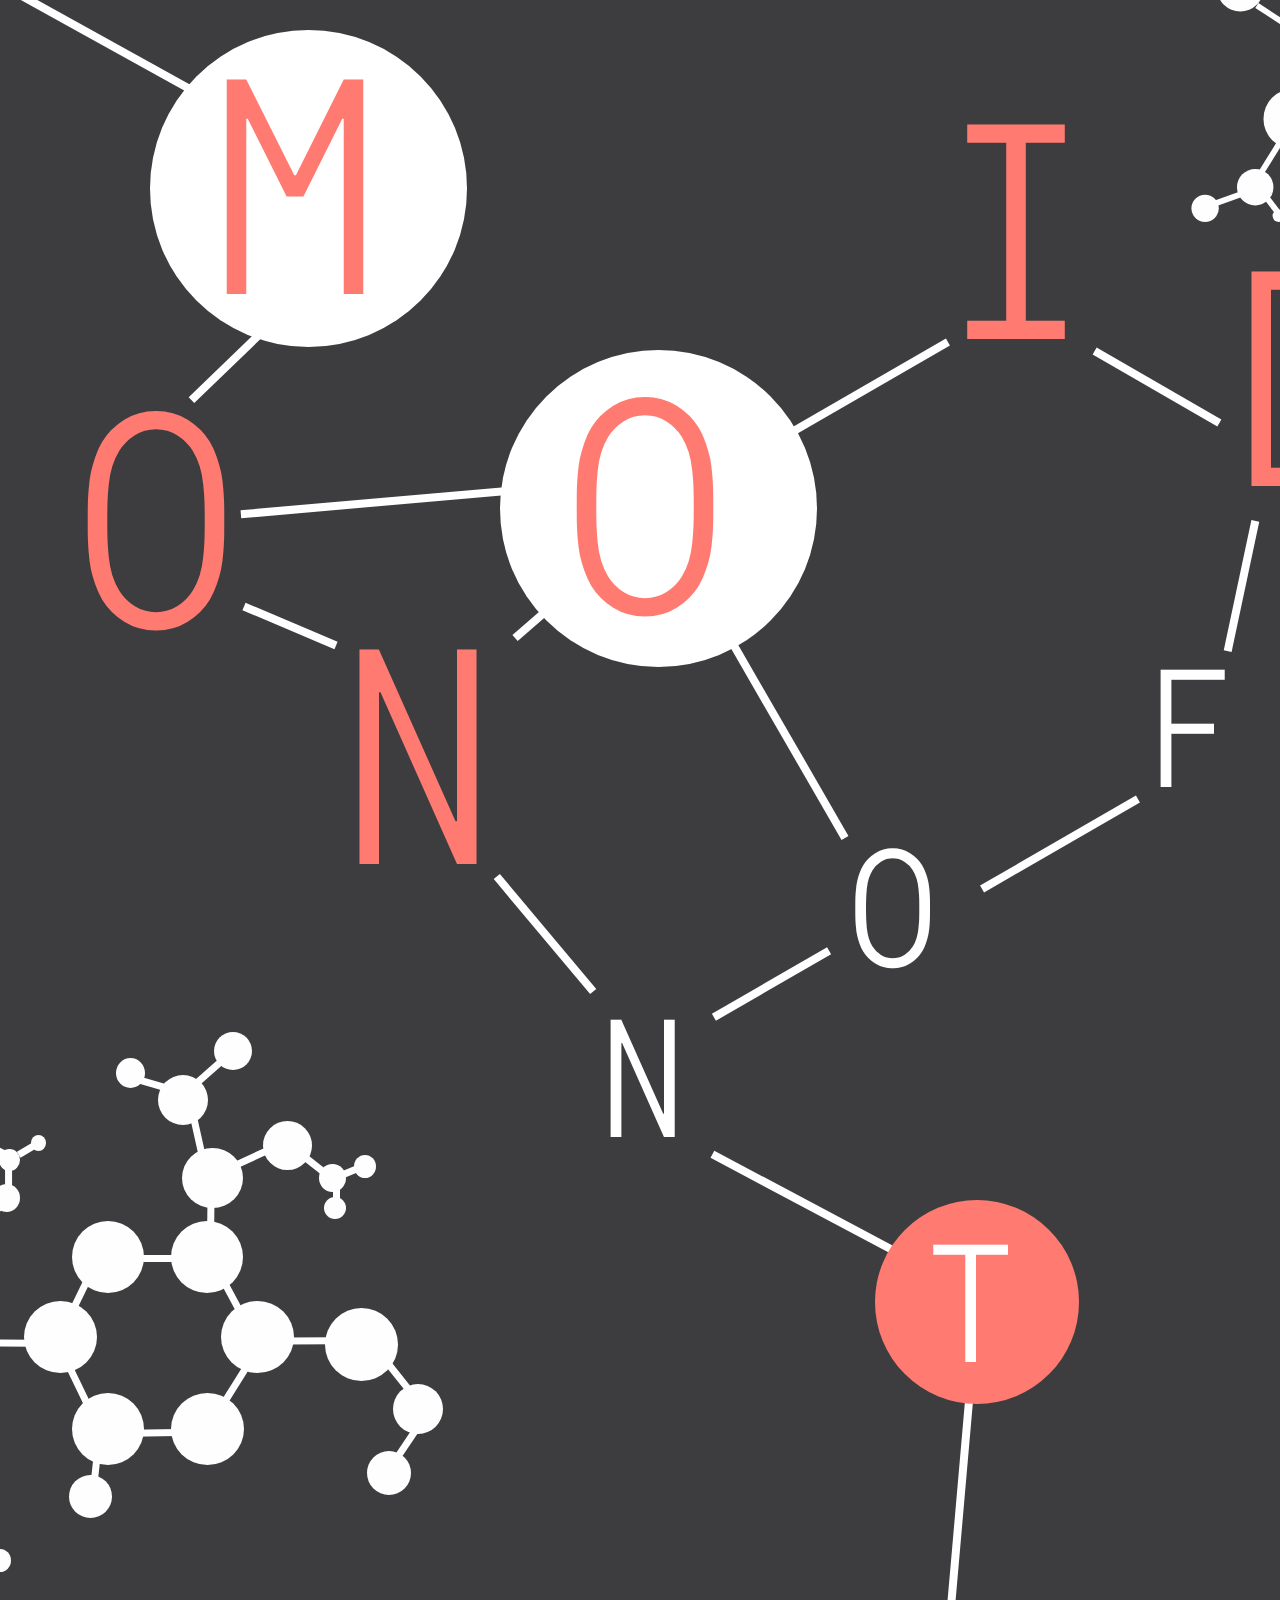
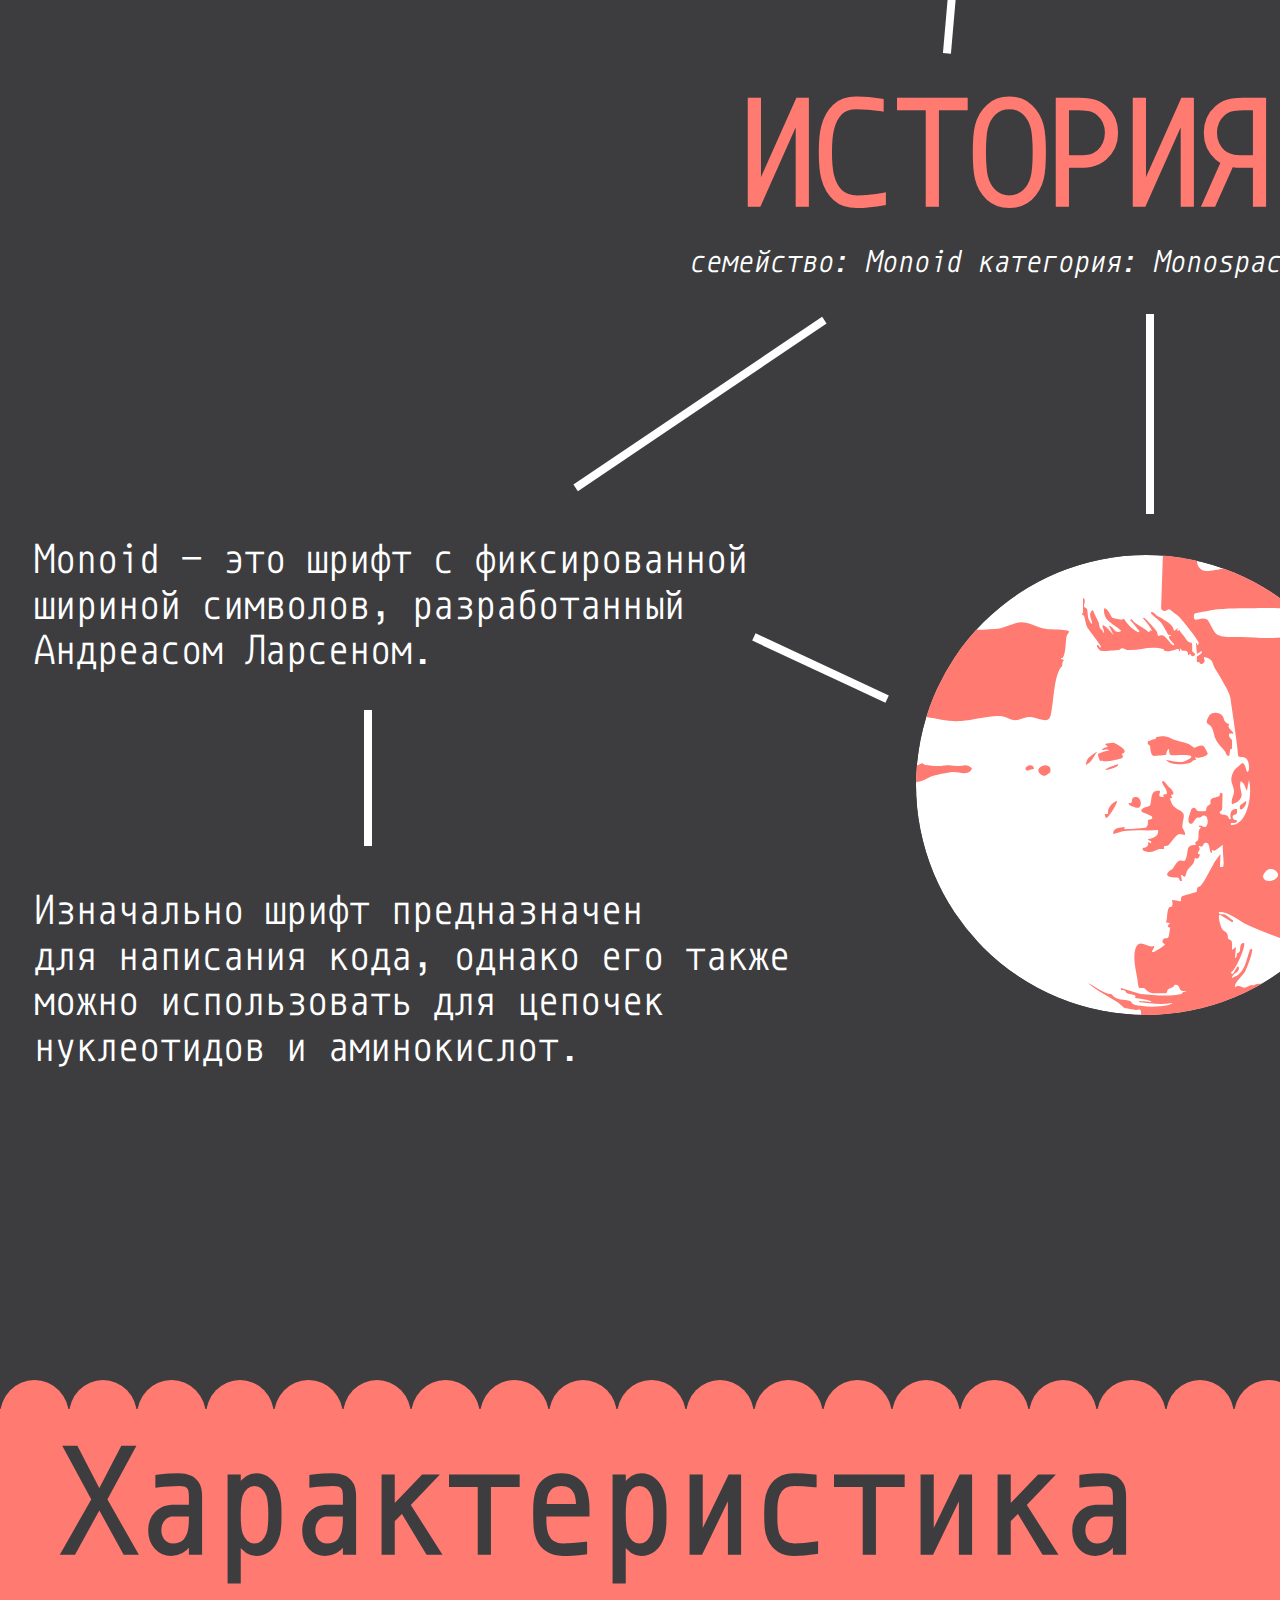
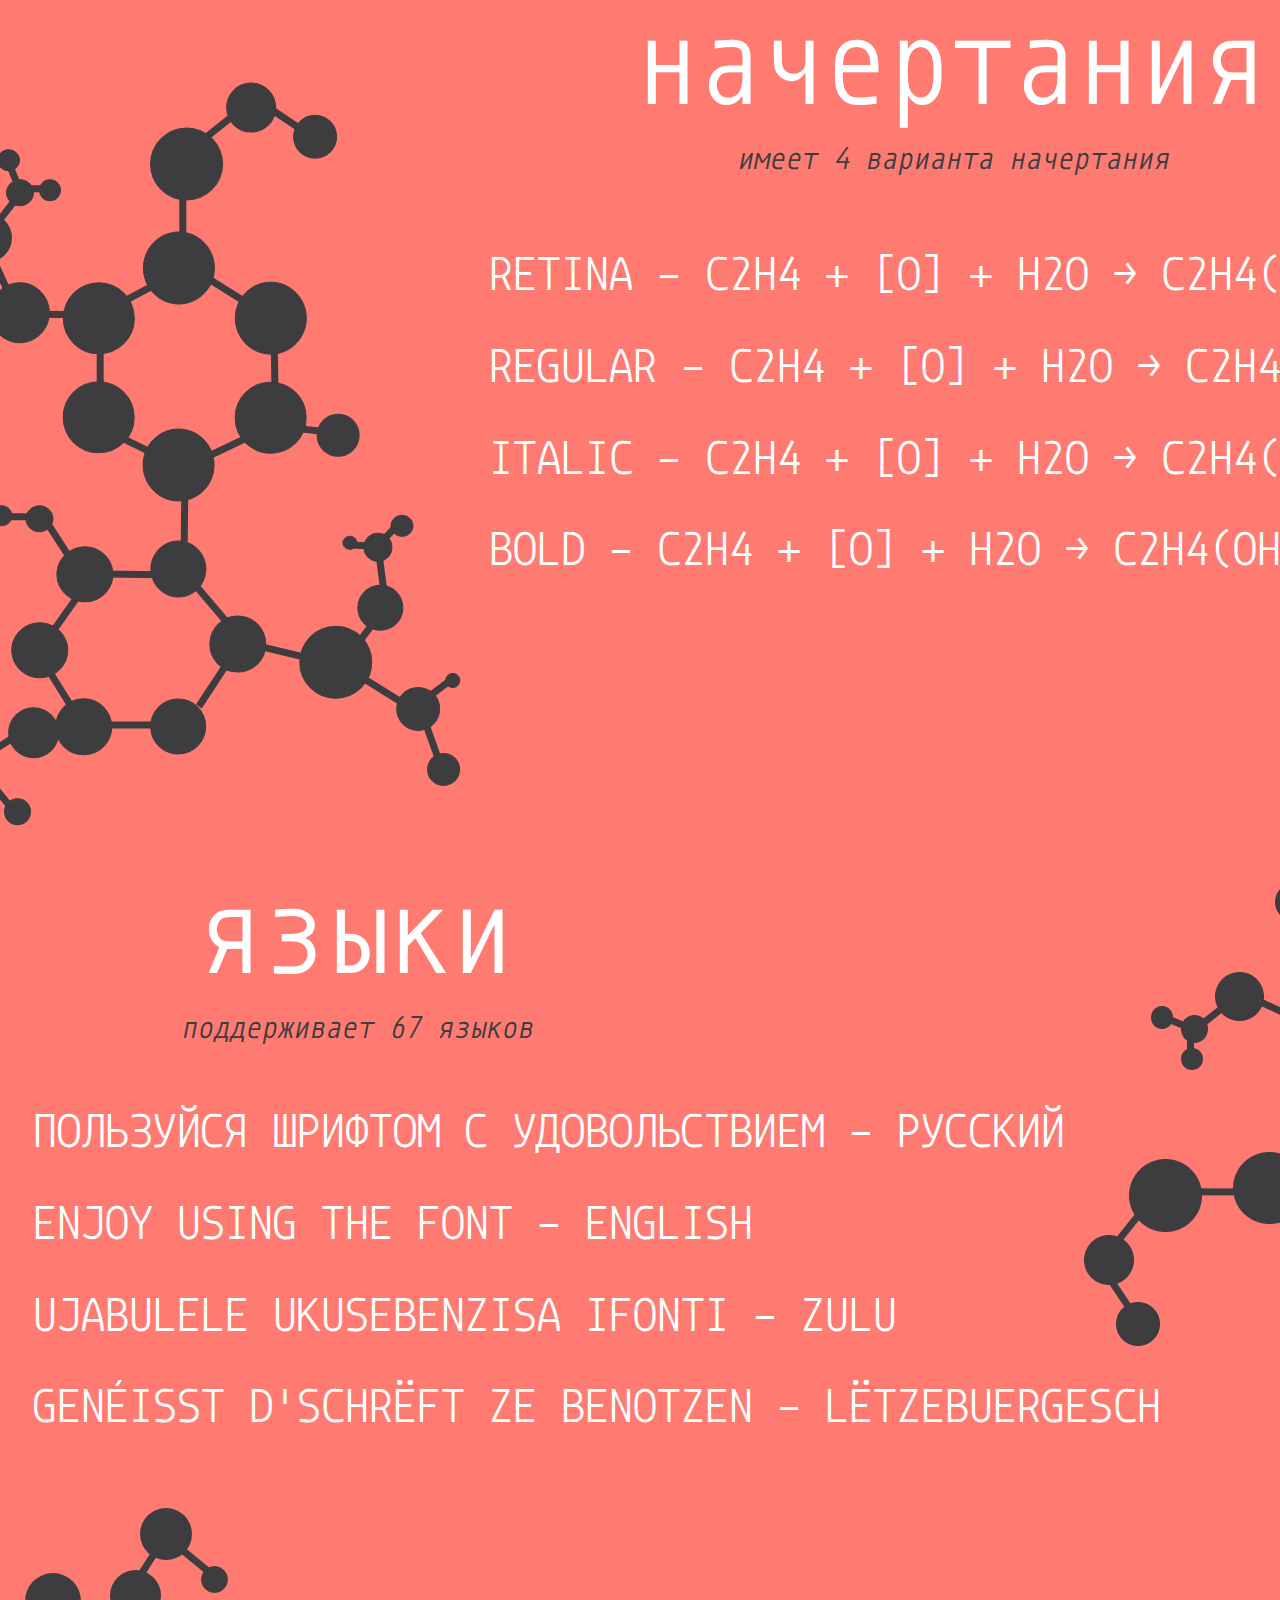
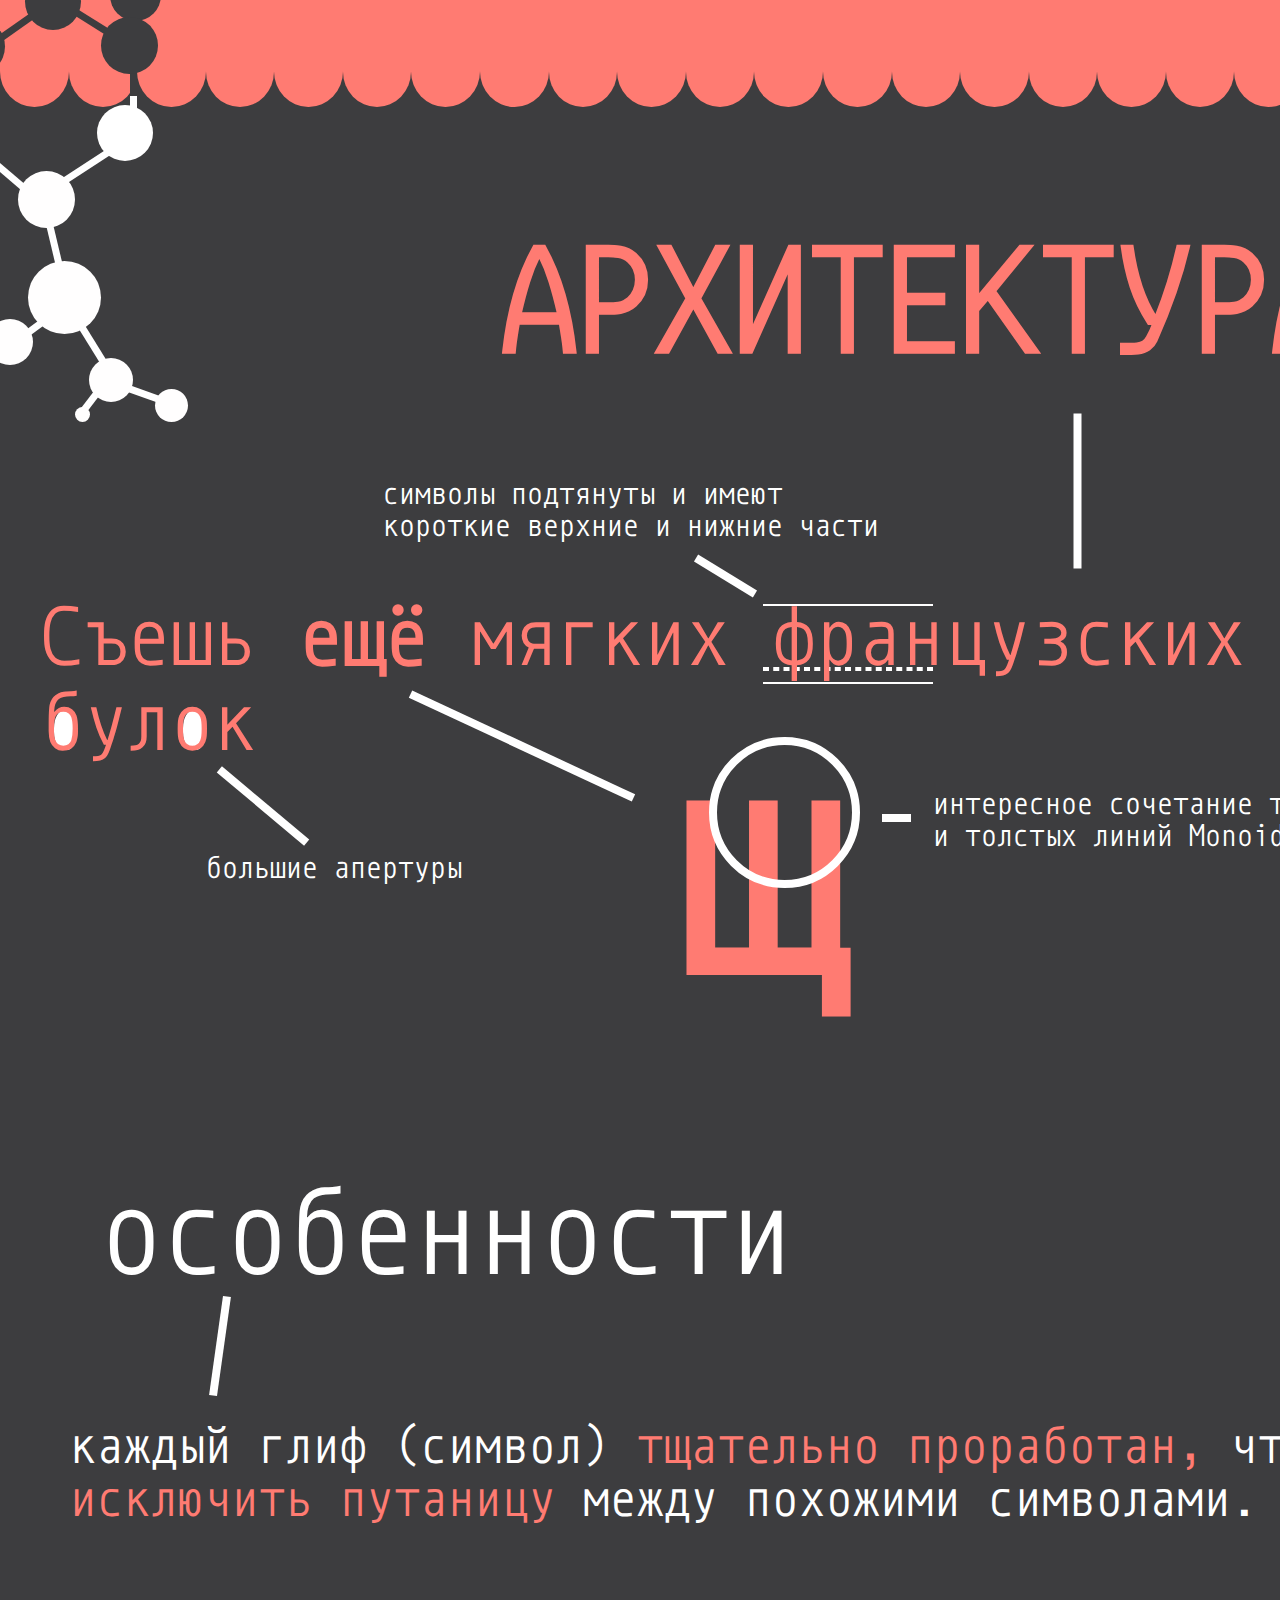
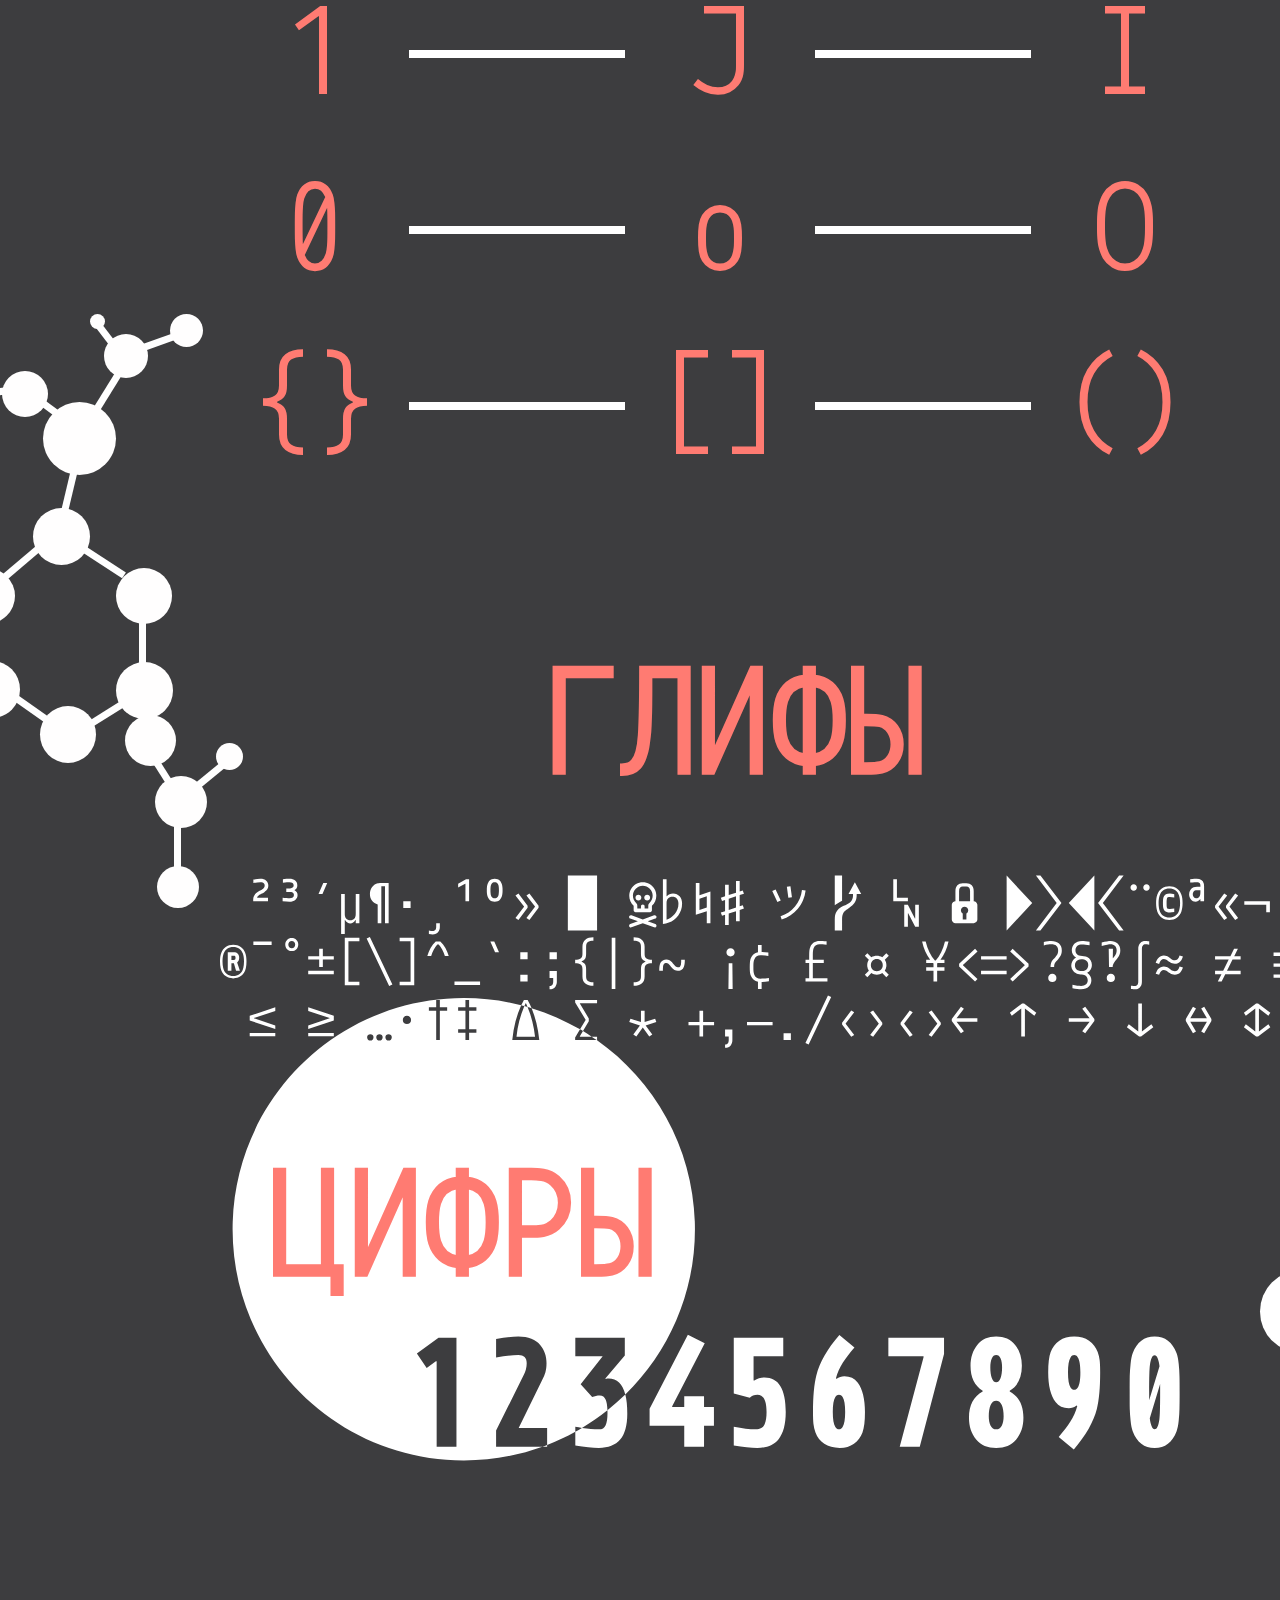
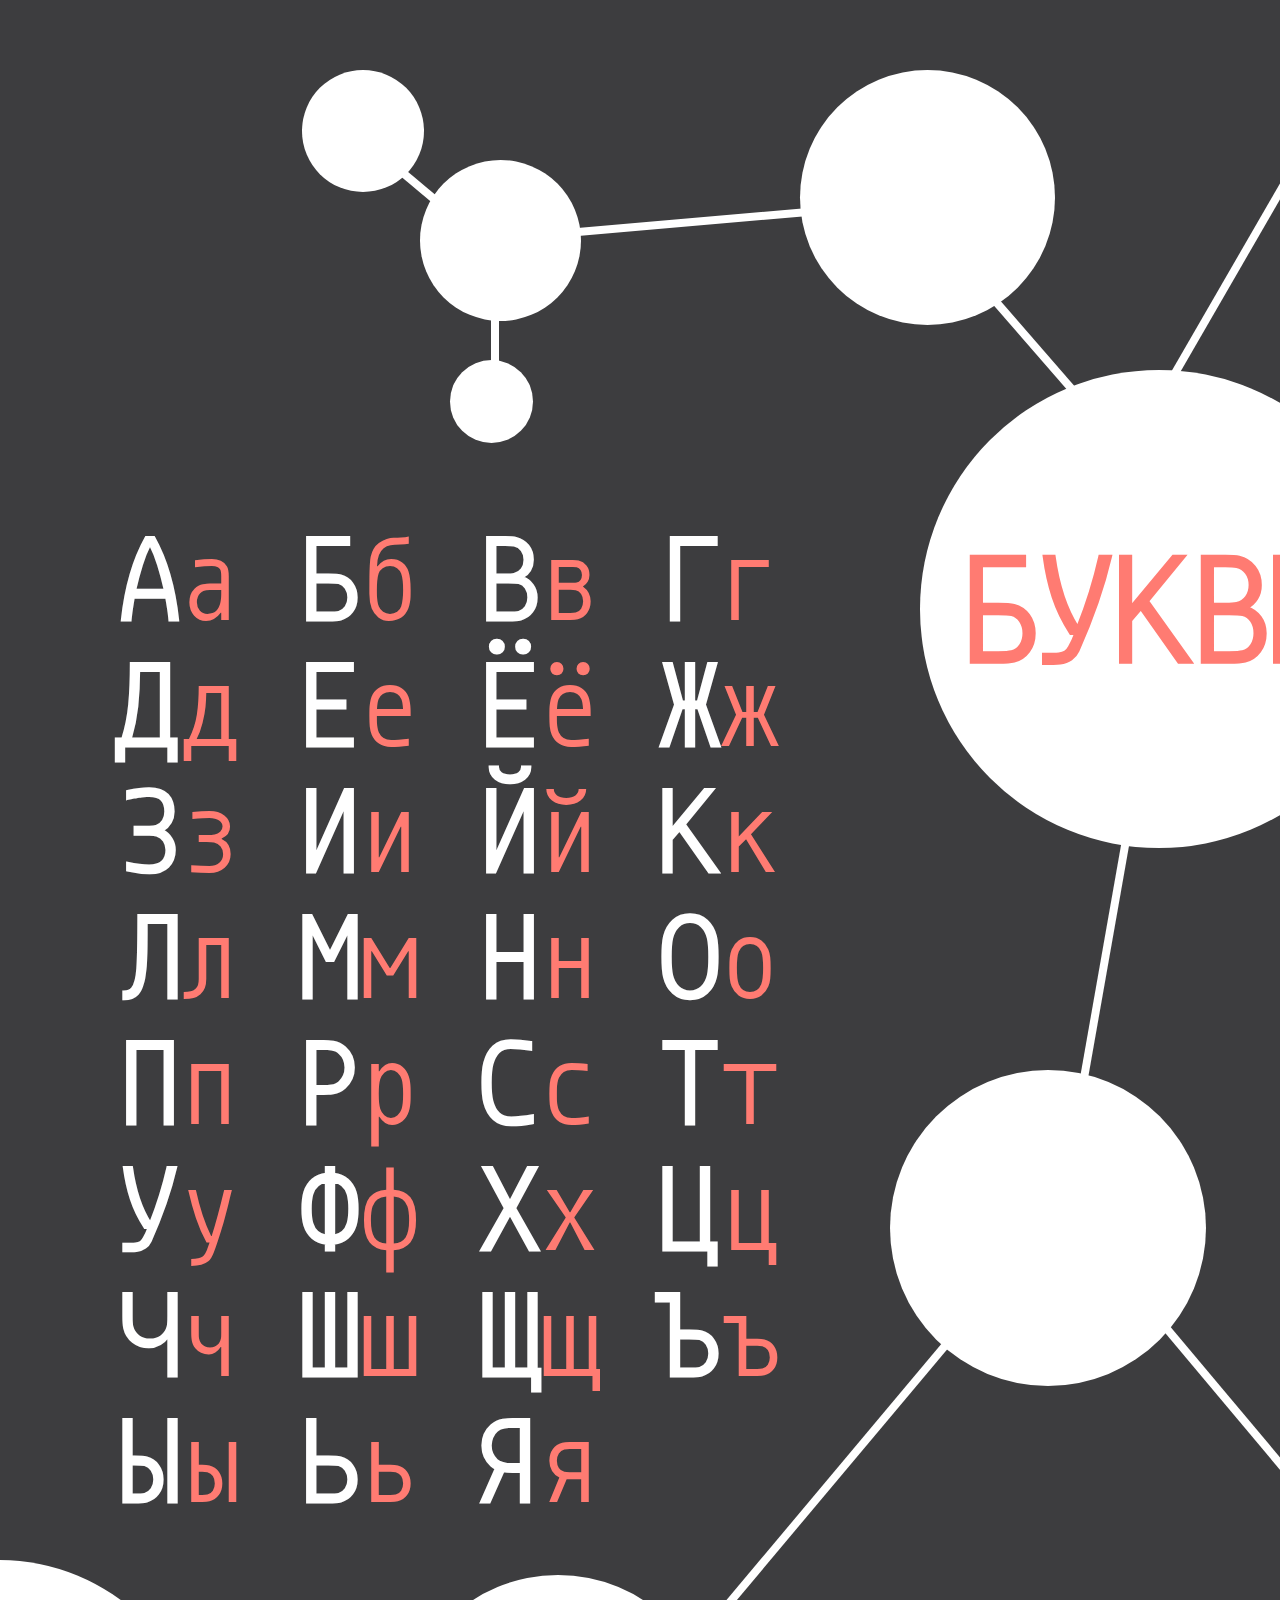
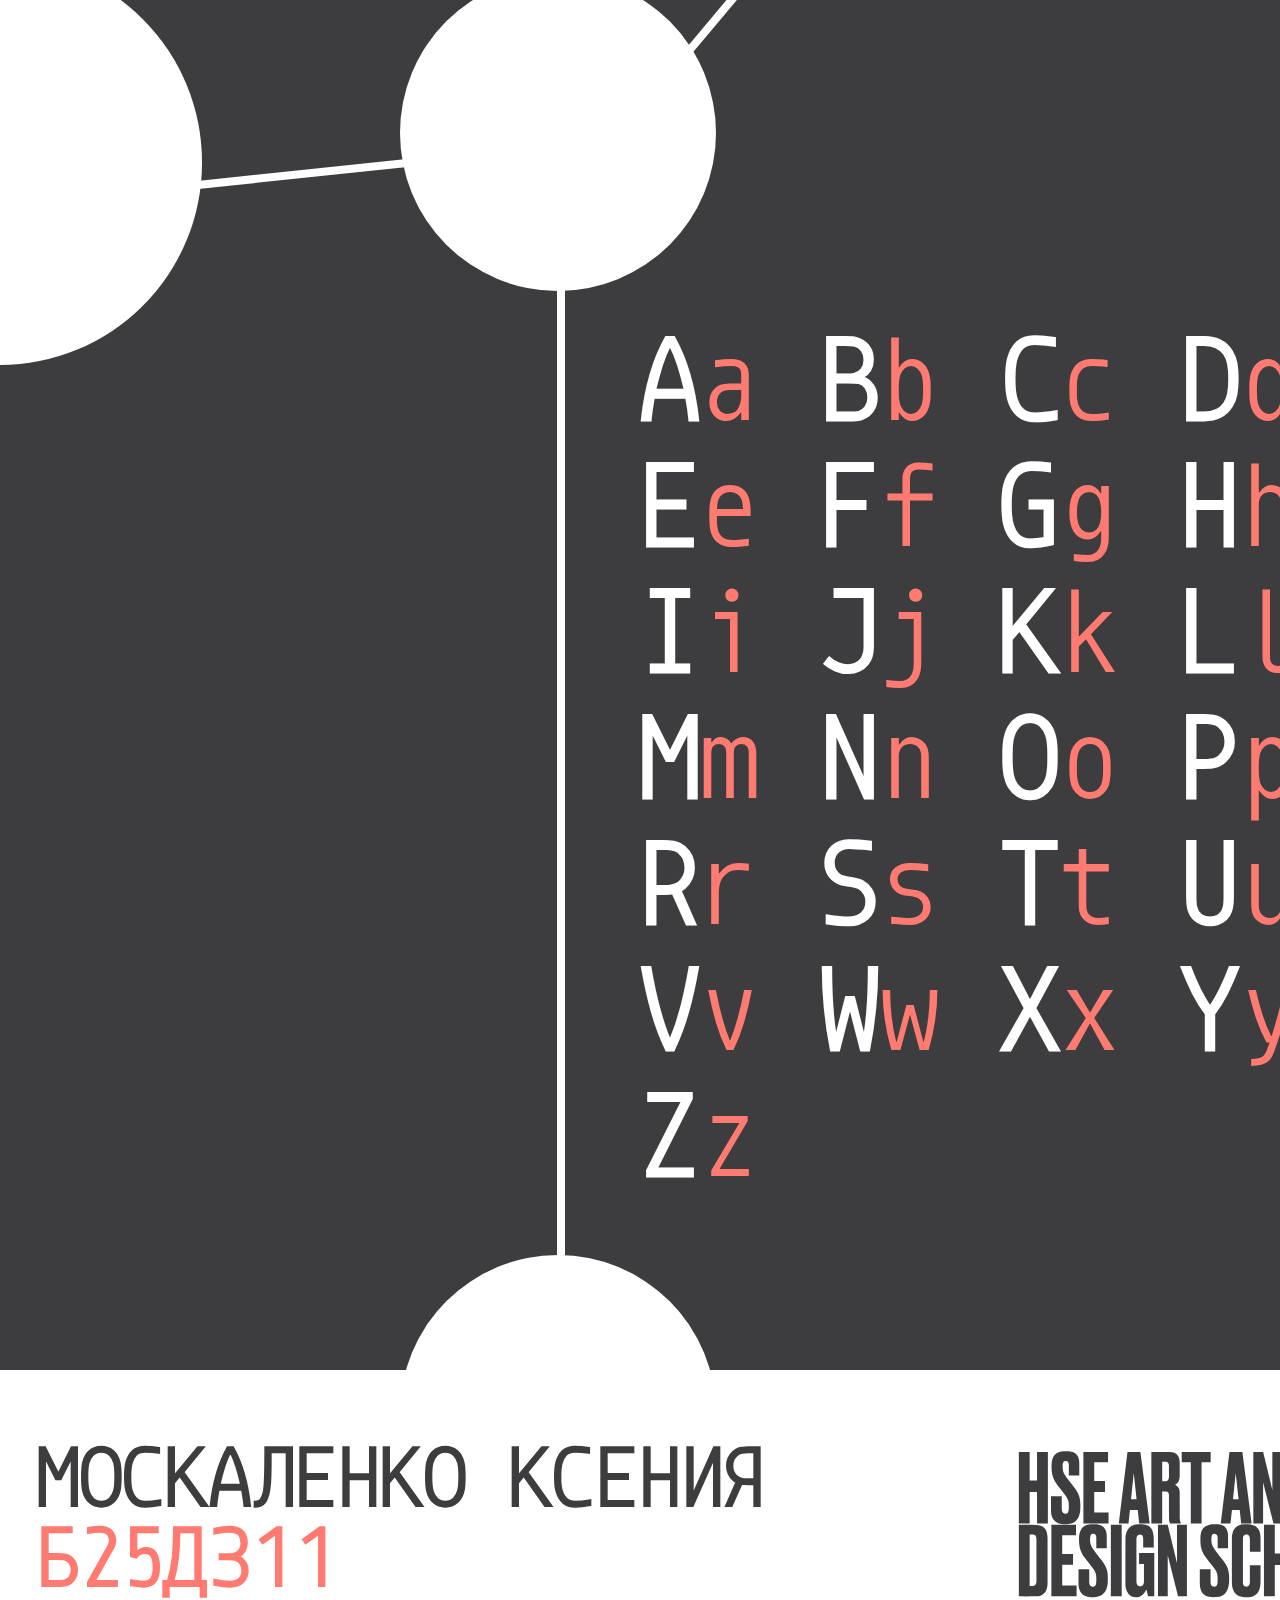
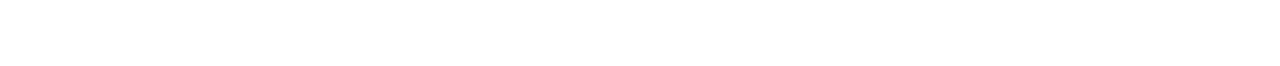
<file: index.html>
<!DOCTYPE html>
<html lang="ru">
  <head>
    <meta charset="UTF-8" />
    <meta name="viewport" content="width=device-width, initial-scale=1.0" />
    <title>Monoid</title>
    <link rel="stylesheet" href="stylesheets/style.css" />
    <link rel="icon" href="images/icona.svg" type="image/x-icon" />
    <link rel="icon" href="images/icona.png" type="image/x-png" />
  </head>
  <body>
    <div class="design">
      <section class="section-1">
        <div class="line lineOne"></div>
        <div class="line lineTwo"></div>
        <div class="line lineThree"></div>
        <div class="line lineFour"></div>
        <div class="line lineFive"></div>
        <div class="line lineSix"></div>
        <div class="line lineSeven"></div>
        <div class="line lineEight"></div>
        <div class="line lineNine"></div>
        <div class="line lineTen"></div>
        <div class="circle circleOne">M</div>
        <div class="circle circleTwo">O</div>
        <p class="oneP">O</p>
        <p class="twoP">N</p>
        <p class="threeP">I</p>
        <p class="fourP">D</p>
        <div><img src="images/elements.svg" class="secondImg" /></div>
      </section>
      <section class="section-2">
        <div class="line lineEleven"></div>
        <div class="line lineTwelve"></div>
        <div class="line lineThirteen"></div>
        <div class="line lineFourteen"></div>
        <div class="circle circleThree">T</div>
        <p class="fiveP">N</p>
        <p class="sixP">O</p>
        <p class="sevenP">F</p>
        <div><img src="images/elements.svg" class="therdImg" /></div>
      </section>
      <section class="section-3">
        <h1><b>ИСТОРИЯ</b></h1>
        <p class="small1"><i> семейство: Monoid категория: Monospaced </i></p>
        <div class="line lineFifteen"></div>
        <div class="line lineSixteen"></div>
        <div class="line lineSeventeen"></div>
        <div class="line lineEighteen"></div>
        <p class="text1">
          <b>Monoid</b> — это шрифт с фиксированной<br />
          шириной символов, разработанный<br />
          Андреасом Ларсеном.
        </p>
        <p class="text2">
          Изначально шрифт предназначен <br />для написания кода, однако его
          также<br />
          можно использовать для цепочек <br />нуклеотидов и аминокислот.
        </p>
        <div><img src="images/photo.svg" class="photo" /></div>
      </section>
      <section class="circles">
        <div class="circle o1"></div>
        <div class="circle o2"></div>
        <div class="circle o3"></div>
        <div class="circle o4"></div>
        <div class="circle o5"></div>
        <div class="circle o6"></div>
        <div class="circle o7"></div>
        <div class="circle o8"></div>
        <div class="circle o9"></div>
        <div class="circle o10"></div>
        <div class="circle o11"></div>
        <div class="circle o12"></div>
        <div class="circle o13"></div>
        <div class="circle o14"></div>
        <div class="circle o15"></div>
        <div class="circle o16"></div>
        <div class="circle o17"></div>
        <div class="circle o18"></div>
        <div class="circle o19"></div>
        <div class="circle o20"></div>
        <div class="circle o21"></div>
      </section>
      <section class="circles2">
        <div class="circle wo1"></div>
        <div class="circle wo2"></div>
        <div class="circle wo3"></div>
        <div class="circle wo4"></div>
        <div class="circle wo5"></div>
        <div class="circle wo6"></div>
        <div class="circle wo7"></div>
        <div class="circle wo8"></div>
        <div class="circle wo9"></div>
        <div class="circle wo10"></div>
        <div class="circle wo11"></div>
        <div class="circle wo12"></div>
        <div class="circle wo13"></div>
        <div class="circle wo14"></div>
        <div class="circle wo15"></div>
        <div class="circle wo16"></div>
        <div class="circle wo17"></div>
        <div class="circle wo18"></div>
        <div class="circle wo19"></div>
        <div class="circle wo20"></div>
        <div class="circle wo21"></div>
      </section>
      <section class="section-4">
        <div class="square1"></div>
        <h1 class="ab2"><b> Характеристика</b></h1>
        <h2 class="abm1">начертания</h2>
        <p class="small2">имеет 4 варианта начертания</p>
        <p class="text3">
          RETINA - C2H4 + [O] + H2O → C2H4(OH)2 <br />
          REGULAR - C2H4 + [O] + H2O → C2H4(OH)2 <br />
          <i>ITALIC - C2H4 + [O] + H2O → C2H4(OH)2</i> <br />
          <b>BOLD - C2H4 + [O] + H2O → C2H4(OH)2</b>
        </p>
        <div><img src="images/black1.svg" class="fourImg" /></div>
        <h2 class="abm2">языки</h2>
        <p class="small3">поддерживает 67 языков</p>
        <p class="text4">
          ПОЛЬЗУЙСЯ ШРИФТОМ С УДОВОЛЬСТВИЕМ - <b>РУССКИЙ</b> <br />
          ENJOY USING THE FONT - <b>ENGLISH</b> <br />
          UJABULELE UKUSEBENZISA IFONTI - <b>ZULU</b> <br />
          GENÉISST D'SCHRËFT ZE BENOTZEN - <b>LЁTZEBUERGESCH</b>
        </p>
        <div><img src="images/black2.png" class="fiveImg" /></div>
        <div><img src="images/black3.svg" class="sixImg" /></div>
      </section>
      <section class="section-5">
        <h1 class="ab3"><b>АРХИТЕКТУРА</b></h1>
        <div class="line lineNineteen"></div>
        <div class="line lineTwenty"></div>
        <div class="line line21"></div>
        <div class="line line22"></div>
        <div class="line line23"></div>
        <div class="line line24"></div>
        <div class="line line25"></div>
        <div class="line line26"></div>
        <p class="text5">
          символы подтянуты и имеют <br />
          короткие верхние и нижние части
        </p>
        <p class="text6">большие апертуры</p>
        <p class="text7">
          интересное сочетание тонких <br />и толстых линий Monoid bold
        </p>
        <div class="circle circleWord1"></div>
        <div class="circle circleWord2"></div>
        <p class="text8">Съешь <span>ещё</span> мягких французских булок</p>
        <p class="text9"><b>щ</b></p>

        <div class="circle circle4"></div>
      </section>
      <section class="section-6">
        <h2 class="abm3">особенности</h2>
        <div class="line line27"></div>
        <p class="text10">
          каждый глиф (символ) <span>тщательно проработан,</span> чтобы
          <span>исключить путаницу</span>
          между похожими символами.
        </p>
      </section>
      <section class="section-7">
        <div class="t1">
          <p class="text11">1</p>
          <div class="line line28"></div>
          <p class="text12">J</p>
          <div class="line line29"></div>
          <p class="text13">I</p>
        </div>
        <div class="t2">
          <p class="text14">0</p>
          <div class="line line30"></div>
          <p class="text15">o</p>
          <div class="line line31"></div>
          <p class="text16">O</p>
        </div>
        <div class="t3">
          <p class="text17">{}</p>
          <div class="line line32"></div>
          <p class="text18">[]</p>
          <div class="line line33"></div>
          <p class="text19">()</p>
        </div>
      </section>
      <section class="section-8">
        <div><img src="images/elements.svg" class="sevenImg" /></div>
      </section>
      <section class="section-9">
        <h1 class="ab4"><b>ГЛИФЫ</b></h1>
        <div><img src="images/nabor.svg" class="img8" /></div>
      </section>
      <section class="section-10">
        <h1 class="ab5"><b>ЦИФРЫ</b></h1>
        <div class="line line34"></div>
        <div class="line line35"></div>
        <div class="line line36"></div>
        <div class="line line37"></div>
        <div class="line line38"></div>
        <div class="line line39"></div>
        <div class="line line40"></div>
        <div class="line line41"></div>
        <div class="line line42"></div>
        <div class="line line43"></div>
        <div class="line line44"></div>
        <div class="circle circle5"></div>
        <div class="circle circle6"></div>
        <div class="circle circle7"></div>
        <div class="circle circle8"></div>
        <div class="circle circle9"></div>
        <div class="circle circle10"></div>
        <div class="circle circle11"></div>
        <div class="circle circle12"></div>
        <div class="circle circle13"></div>
        <div class="circle circle14"></div>
        <div class="circle circle15"></div>
        <div class="circle circle16"></div>
        <div class="circle circle17"></div>
        <p class="text20">
          А<span>а</span> Б<span>б</span> В<span>в</span> Г<span>г</span>
          <br />
          Д<span>д</span> Е<span>е</span> Ё<span>ё</span> Ж<span>ж</span>
          <br />
          З<span>з</span> И<span>и</span> Й<span>й</span> К<span>к</span>
          <br />
          Л<span>л</span> М<span>м</span> Н<span>н</span> О<span>о</span>
          <br />
          П<span>п</span> Р<span>р</span> С<span>с</span> Т<span>т</span>
          <br />
          У<span>у</span> Ф<span>ф</span> Х<span>х</span> Ц<span>ц</span>
          <br />
          Ч<span>ч</span> Ш<span>ш</span> Щ<span>щ</span> Ъ<span>ъ</span>
          <br />
          Ы<span>ы</span> Ь<span>ь</span> Я<span>я</span>
        </p>
        <p class="text21">
          A<span>a</span> B<span>b</span> C<span>c</span> D<span>d</span>
          <br />
          E<span>e</span> F<span>f</span> G<span>g</span> H<span>h</span>
          <br />
          I<span>i</span> J<span>j</span> K<span>k</span> L<span>l</span>
          <br />
          M<span>m</span> N<span>n</span> O<span>o</span> P<span>p</span>
          <br />
          R<span>r</span> S<span>s</span> T<span>t</span> U<span>u</span>
          <br />
          V<span>v</span> W<span>w</span> X<span>x</span> Y<span>y</span>
          <br />
          Z<span>z</span>
        </p>
        <h1 class="ab6"><b>БУКВЫ</b></h1>
      </section>
      <section class="section-11">
        <div class="square2">
          <p class="text22">
            <b
              >МОСКАЛЕНКО КСЕНИЯ <br />
              <span>Б25ДЗ11</span></b
            >
          </p>
          <img src="images/logo 1.svg" class="imgLast" />
        </div>
      </section>
    </div>
  </body>
</html>
</file>
<file: stylesheets/style.css>
@import "reset.css";
@import "fonts.css";
@import "layout.css";
</file>
